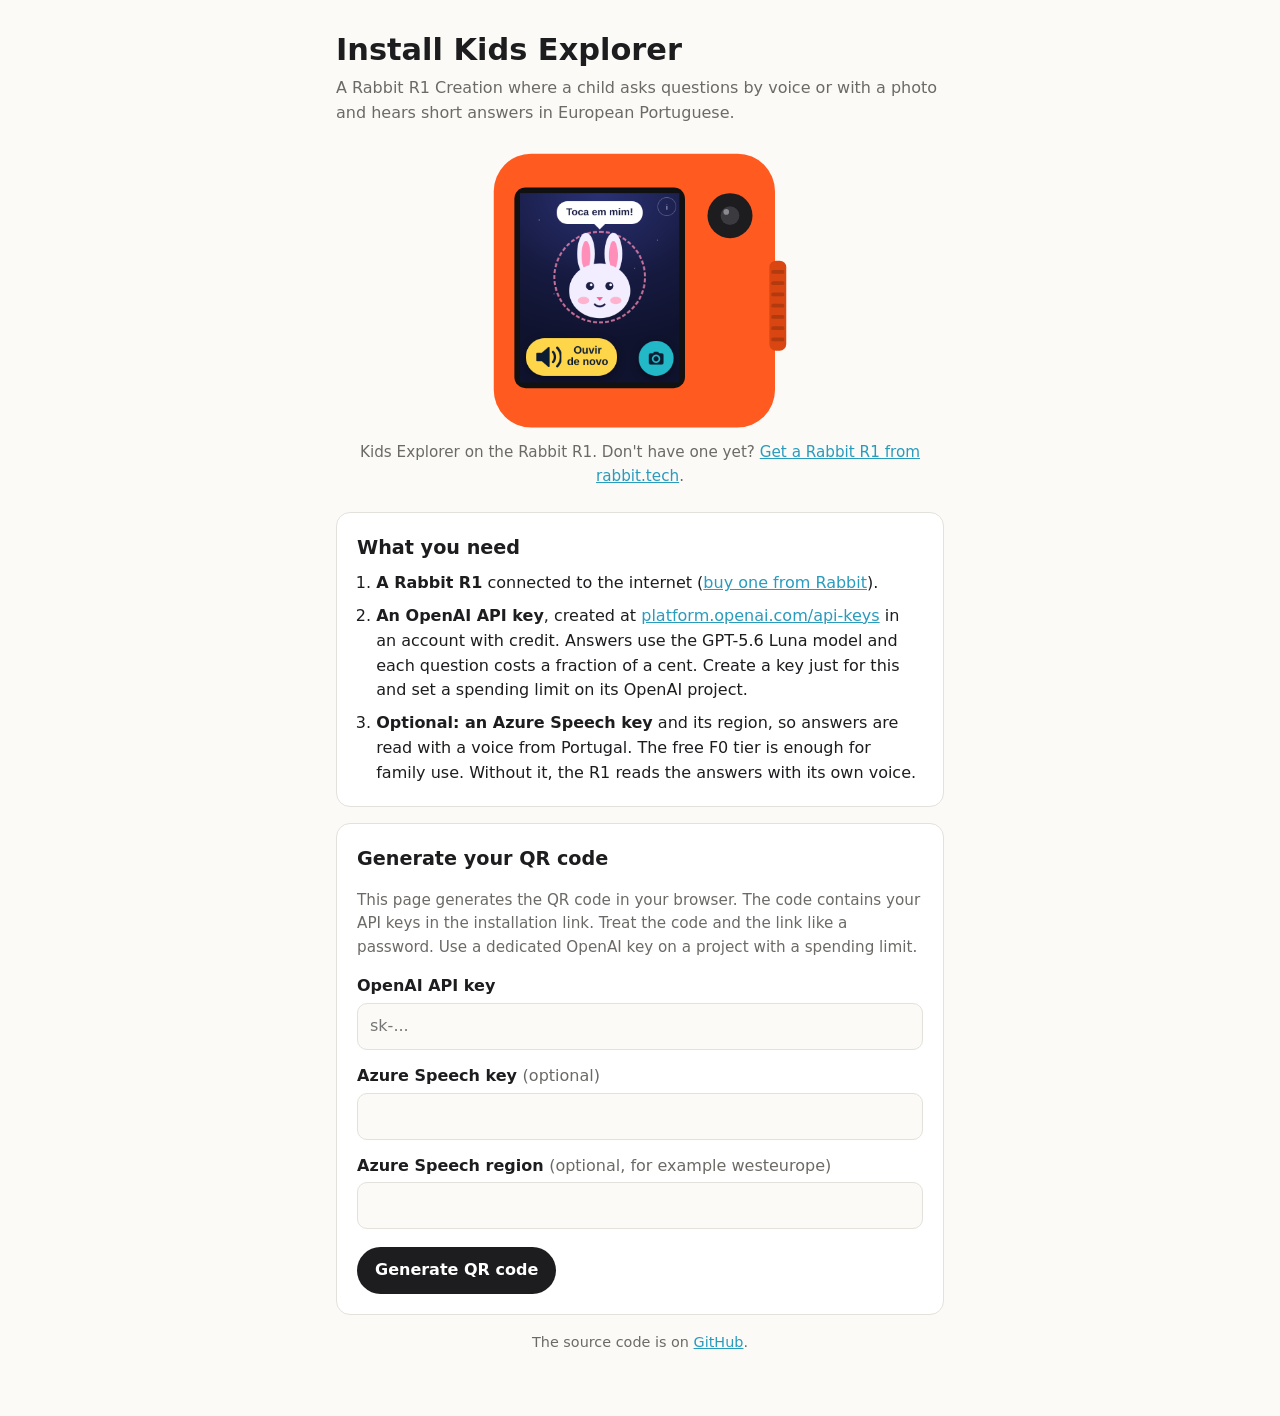
<file: index.html>
<!DOCTYPE html>
<html lang="en">
<head>
<meta charset="UTF-8" />
<meta http-equiv="refresh" content="0; url=install/" />
<title>Kids Explorer</title>
</head>
<body>
<a href="install/">Install Kids Explorer on the Rabbit R1</a>
</body>
</html>
</file>
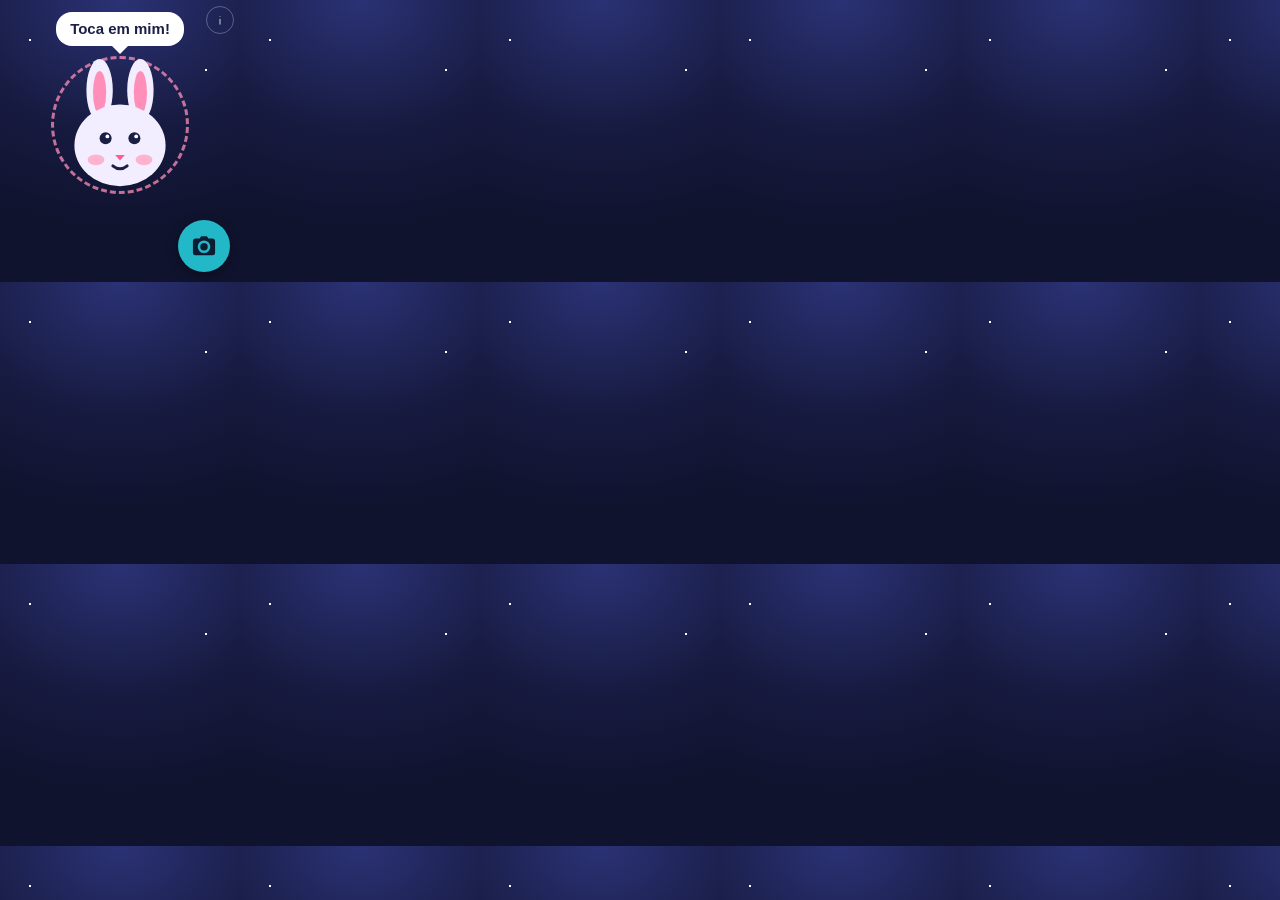
<file: app/index.html>
<!DOCTYPE html>
<html lang="pt-PT">
<head>
  <meta charset="UTF-8" />
  <meta name="viewport" content="width=240, initial-scale=1.0, maximum-scale=1.0, user-scalable=no" />
  <title>Explorador Curioso</title>
  <style>
    /* The rabbit is the voice button. Each state of #app[data-state] changes
       its face, the glow behind it and the bubble above it, so a child who
       cannot read still sees what is happening. */
    :root {
      --night: #161A3F;
      --ink: #1B1F45;
      --fur: #F3EEFF;
      --pink: #FF5A92;
      --teal: #22B8C8;
      --sun: #FFD54A;
      --lilac: #C9C9F5;
    }
    *, *::before, *::after {
      margin: 0; padding: 0;
      box-sizing: border-box;
      -webkit-tap-highlight-color: transparent;
      user-select: none;
      -webkit-user-select: none;
    }
    html, body {
      width: 240px; height: 282px;
      overflow: hidden;
      font-family: 'Nunito', 'Arial Rounded MT Bold', Roboto, Arial, sans-serif;
      color: #fff;
    }
    body {
      background:
        radial-gradient(1.5px 1.5px at 30px 40px, #fff 50%, transparent 51%),
        radial-gradient(1.5px 1.5px at 206px 70px, #fff 50%, transparent 51%),
        radial-gradient(1px 1px at 172px 112px, #fff 50%, transparent 51%),
        radial-gradient(1px 1px at 52px 150px, #cfd3ff 50%, transparent 51%),
        radial-gradient(1px 1px at 20px 230px, #cfd3ff 50%, transparent 51%),
        radial-gradient(120% 80% at 50% 0%, #2B3275 0%, var(--night) 60%, #10132E 100%);
    }
    [hidden] { display: none !important; }
    button { font: inherit; color: inherit; touch-action: manipulation; cursor: pointer; }

    /* ─── Main screen ───────────────────────────────── */
    #app {
      position: relative;
      display: flex;
      flex-direction: column;
      align-items: center;
      width: 240px; height: 282px;
      padding: 12px 10px 10px;
    }
    #about-btn {
      position: absolute;
      top: 6px; right: 6px;
      width: 28px; height: 28px;
      display: grid; place-items: center;
      border: 1.5px solid rgba(255,255,255,0.28);
      border-radius: 50%;
      background: transparent;
      color: rgba(255,255,255,0.55);
    }
    #about-btn svg { width: 14px; height: 14px; }
    #about-btn:disabled { opacity: 0.3; }

    #bubble {
      position: relative;
      max-width: 168px;
      min-height: 34px;
      padding: 7px 14px;
      border-radius: 16px;
      background: #fff;
      color: var(--ink);
      font-size: 15px;
      font-weight: 800;
      line-height: 1.3;
      text-align: center;
    }
    #bubble::after {
      content: "";
      position: absolute;
      left: 50%; bottom: -8px;
      margin-left: -8px;
      border: 8px solid transparent;
      border-top-color: #fff;
      border-bottom: 0;
    }
    #app[data-state="thinking"] #voice-label::after {
      content: "";
      display: inline-block;
      width: 1.2em;
      text-align: left;
      animation: dots 1.2s steps(4) infinite;
    }

    #voice-btn {
      position: relative;
      flex-shrink: 0;
      width: 150px; height: 150px;
      margin-top: 4px;
      display: grid; place-items: center;
      border: none;
      border-radius: 50%;
      background: transparent;
    }
    #voice-btn::before {
      content: "";
      position: absolute;
      inset: 6px;
      border-radius: 50%;
      border: 3px dashed rgba(255,143,184,0.75);
    }
    #voice-btn:active .bunny { transform: scale(0.94); }
    #voice-btn:disabled { cursor: wait; }
    .bunny { position: relative; width: 120px; height: 132px; transition: transform 0.1s; }

    #status {
      flex: 1;
      display: flex;
      align-items: center;
      justify-content: center;
      width: 100%;
      padding: 0 52px;
      font-size: 12px;
      font-weight: 700;
      line-height: 1.35;
      text-align: center;
      color: var(--lilac);
    }
    #camera-btn {
      position: absolute;
      right: 10px; bottom: 10px;
      width: 52px; height: 52px;
      display: grid; place-items: center;
      border: none;
      border-radius: 50%;
      background: var(--teal);
      color: #0C1D33;
      box-shadow: 0 4px 12px rgba(0,0,0,0.35);
    }
    #camera-btn svg { width: 28px; height: 28px; }
    #camera-btn:disabled { opacity: 0.35; }
    /* A large speaker and a short label make replay easy to find. */
    #replay-btn {
      position: absolute;
      left: 10px; bottom: 10px;
      width: 136px; height: 56px;
      display: flex; align-items: center; justify-content: center;
      gap: 8px;
      padding: 8px 10px;
      border: none;
      border-radius: 28px;
      background: var(--sun);
      color: #0C1D33;
      box-shadow: 0 4px 12px rgba(0,0,0,0.35);
      font-size: 16px;
      font-weight: 800;
      line-height: 1.05;
    }
    #replay-btn svg { width: 40px; height: 40px; flex-shrink: 0; }

    /* ─── Rabbit faces per state ────────────────────── */
    .face { display: none; }
    #app[data-state="idle"] .face-happy,
    #app[data-state="starting"] .face-listen,
    #app[data-state="listening"] .face-listen,
    #app[data-state="thinking"] .face-think,
    #app[data-state="speaking"] .face-speak,
    #app[data-state="error"] .face-oops,
    #app[data-state="unavailable"] .face-oops { display: inline; }

    #app[data-state="starting"] #voice-btn::before,
    #app[data-state="listening"] #voice-btn::before {
      inset: -4px;
      border: 0;
      background: radial-gradient(circle, rgba(255,90,146,0.55) 0%, rgba(255,90,146,0) 70%);
      animation: breathe 0.8s ease-in-out infinite alternate;
    }
    #app[data-state="listening"] .ears { animation: perk 0.8s ease-in-out infinite alternate; transform-origin: 50px 52px; }
    #app[data-state="thinking"] #voice-btn::before { border-color: rgba(201,201,245,0.35); animation: spin 6s linear infinite; }
    #app[data-state="speaking"] #voice-btn::before {
      inset: -4px;
      border: 0;
      background: radial-gradient(circle, rgba(255,213,74,0.5) 0%, rgba(255,213,74,0) 70%);
      animation: breathe 0.5s ease-in-out infinite alternate;
    }
    #app[data-state="speaking"] .mouth-open { animation: talk 0.32s ease-in-out infinite alternate; transform-origin: 50px 91px; }
    #app[data-state="error"] #voice-btn::before,
    #app[data-state="unavailable"] #voice-btn::before { border: 3px solid var(--sun); }

    #voice-btn:focus-visible, #camera-btn:focus-visible, #about-btn:focus-visible,
    #about-close:focus-visible, #camera-actions button:focus-visible, #replay-btn:focus-visible,
    #about-panel button:focus-visible, #history-panel button:focus-visible {
      outline: 3px solid var(--sun);
      outline-offset: 2px;
    }

    /* ─── About (for adults) ────────────────────────── */
    #about-panel {
      display: flex;
      flex-direction: column;
      align-items: center;
      justify-content: center;
      width: 240px; height: 282px;
      overflow-y: auto;
      padding: 12px 16px;
      gap: 6px;
      color: var(--fur);
      text-align: center;
    }
    #about-title { font-size: 16px; }
    #about-name { font-size: 13px; font-weight: bold; }
    #about-version { font-size: 16px; font-weight: bold; color: var(--sun); }
    #about-published { font-size: 12px; line-height: 1.5; color: var(--lilac); }
    #about-creator { font-size: 12px; line-height: 1.4; color: var(--lilac); }
    #about-creator a {
      display: inline-flex;
      align-items: center;
      min-height: 24px;
      padding: 2px;
      color: #fff;
      font-weight: bold;
      text-underline-offset: 3px;
      touch-action: manipulation;
    }
    #about-creator a:focus-visible { outline: 2px solid var(--sun); outline-offset: 2px; }
    /* Adult settings: the child's age, sent with every question. */
    #age-row {
      display: flex;
      align-items: center;
      gap: 8px;
      font-size: 13px;
      font-weight: bold;
    }
    #age-row button {
      width: 30px; height: 30px;
      border: 1.5px solid rgba(255,255,255,0.4);
      border-radius: 50%;
      background: transparent;
      font-size: 18px;
      font-weight: bold;
      line-height: 1;
    }
    #age-row button:disabled { opacity: 0.3; }
    #age-value { min-width: 54px; color: var(--sun); }
    .panel-btn {
      width: 176px; height: 32px;
      border: 1.5px solid rgba(255,255,255,0.4);
      border-radius: 16px;
      background: transparent;
      font-size: 13px;
      font-weight: bold;
    }
    #about-close {
      display: inline-flex;
      align-items: center;
      justify-content: center;
      gap: 8px;
      width: 176px; height: 40px;
      margin-top: 2px;
      border: none;
      border-radius: 22px;
      background: var(--pink);
      color: #fff;
      font-size: 14px;
      font-weight: bold;
    }
    #about-close svg { width: 22px; height: 22px; }

    /* ─── History (for adults, behind "i") ─────────── */
    #history-panel {
      display: flex;
      flex-direction: column;
      width: 240px; height: 282px;
      padding: 10px 12px;
      gap: 6px;
      color: var(--fur);
    }
    #history-title { font-size: 16px; text-align: center; }
    #history-list {
      flex: 1;
      overflow-y: auto;
      list-style: none;
      font-size: 12px;
      line-height: 1.35;
      user-select: text;
      -webkit-user-select: text;
    }
    #history-list li { padding: 6px 0; border-bottom: 1px solid rgba(255,255,255,0.15); }
    #history-list .when { color: var(--lilac); font-size: 11px; }
    #history-list .question { font-weight: bold; color: #fff; }
    #history-list .answer { color: var(--fur); }
    #history-empty { flex: 1; font-size: 13px; text-align: center; color: var(--lilac); }
    #history-actions { display: flex; gap: 8px; }
    #history-actions button {
      flex: 1; height: 36px;
      border: none;
      border-radius: 18px;
      font-size: 13px;
      font-weight: bold;
    }
    #history-clear { background: transparent; border: 1.5px solid rgba(255,255,255,0.4) !important; }
    #history-close { background: var(--pink); }

    /* ─── Camera: full-screen preview, rabbit peeking ── */
    #camera-panel {
      position: relative;
      width: 240px; height: 282px;
      overflow: hidden;
      background: #10132E;
    }
    #camera-preview {
      position: absolute; inset: 0;
      width: 240px; height: 282px;
      object-fit: cover;
    }
    #camera-status {
      position: absolute;
      left: 62px; bottom: 92px;
      width: max-content;
      max-width: 150px;
      padding: 5px 10px;
      border-radius: 14px;
      background: #fff;
      color: var(--ink);
      font-size: 13px;
      font-weight: 800;
      line-height: 1.3;
    }
    #camera-status:empty { display: none; }
    #camera-status::after {
      content: "";
      position: absolute;
      left: 14px; bottom: -7px;
      border: 7px solid transparent;
      border-top-color: #fff;
      border-bottom: 0;
    }
    .peek { position: absolute; left: 4px; bottom: -8px; width: 62px; height: 68px; pointer-events: none; }
    #camera-cancel {
      position: absolute;
      top: 10px; left: 10px;
      width: 40px; height: 40px;
      display: grid; place-items: center;
      border: none;
      border-radius: 50%;
      background: rgba(0,0,0,0.5);
      color: #fff;
    }
    #camera-cancel svg { width: 20px; height: 20px; }
    #camera-shoot {
      position: absolute;
      right: 14px; bottom: 14px;
      width: 66px; height: 66px;
      display: grid; place-items: center;
      border: none;
      border-radius: 50%;
      background: #fff;
      color: var(--teal);
      box-shadow: 0 0 0 5px rgba(255,255,255,0.35);
    }
    #camera-shoot svg { width: 32px; height: 32px; }
    #camera-actions button:disabled { opacity: 0.45; }
    .sr-only {
      position: absolute;
      width: 1px; height: 1px;
      overflow: hidden;
      clip: rect(0 0 0 0);
      white-space: nowrap;
    }

    @keyframes breathe { from { transform: scale(0.94); } to { transform: scale(1.06); } }
    @keyframes perk { from { transform: rotate(-2deg); } to { transform: rotate(2deg); } }
    @keyframes talk { from { transform: scaleY(0.45); } to { transform: scaleY(1); } }
    @keyframes spin { to { transform: rotate(360deg); } }
    @keyframes dots {
      0% { content: ""; } 25% { content: "."; } 50% { content: ".."; } 75% { content: "..."; }
    }
    @keyframes flash {
      0%   { opacity: 0; }
      15%  { opacity: 0.85; }
      100% { opacity: 0; }
    }
    .flash {
      position: fixed; inset: 0;
      background: #fff;
      pointer-events: none;
      z-index: 98;
      animation: flash 0.35s ease-out forwards;
    }
    @media (prefers-reduced-motion: reduce) {
      #app *, #app *::before, #app *::after { animation: none !important; }
      .bunny { transition: none; }
    }
  </style>
</head>
<body>
<div id="app" data-state="idle">

  <button id="about-btn" type="button" aria-label="Sobre a app" aria-haspopup="dialog">
    <svg viewBox="0 0 24 24" fill="none" stroke="currentColor" stroke-width="2.5" stroke-linecap="round" aria-hidden="true"><circle cx="12" cy="6" r="1" fill="currentColor" stroke="none"/><path d="M12 11v8"/></svg>
  </button>

  <div id="bubble" aria-hidden="true"><span id="voice-label">Toca em mim!</span></div>

  <button id="voice-btn" type="button" aria-label="Começar a gravar a pergunta" aria-pressed="false">
    <svg class="bunny" viewBox="0 0 100 110" aria-hidden="true">
      <g class="ears">
        <ellipse cx="33" cy="26" rx="11" ry="26" fill="#F3EEFF"/><ellipse cx="33" cy="28" rx="5.5" ry="18" fill="#FF8FB8"/>
        <ellipse cx="67" cy="26" rx="11" ry="26" fill="#F3EEFF"/><ellipse cx="67" cy="28" rx="5.5" ry="18" fill="#FF8FB8"/>
      </g>
      <ellipse cx="50" cy="72" rx="38" ry="34" fill="#F3EEFF"/>
      <ellipse cx="30" cy="84" rx="7" ry="4.5" fill="#FFB3CF"/><ellipse cx="70" cy="84" rx="7" ry="4.5" fill="#FFB3CF"/>
      <path d="M46 80h8l-4 4.5z" fill="#FF5A92"/>
      <g class="face face-happy">
        <circle cx="38" cy="66" r="5" fill="#1B1F45"/><circle cx="62" cy="66" r="5" fill="#1B1F45"/>
        <circle cx="39.5" cy="64.5" r="1.6" fill="#fff"/><circle cx="63.5" cy="64.5" r="1.6" fill="#fff"/>
        <path d="M44 89q6 5 12 0" fill="none" stroke="#1B1F45" stroke-width="2.4" stroke-linecap="round"/>
      </g>
      <g class="face face-listen">
        <circle cx="38" cy="66" r="6.5" fill="#1B1F45"/><circle cx="62" cy="66" r="6.5" fill="#1B1F45"/>
        <circle cx="40" cy="63.5" r="2" fill="#fff"/><circle cx="64" cy="63.5" r="2" fill="#fff"/>
        <ellipse cx="50" cy="91" rx="3.5" ry="3" fill="#1B1F45"/>
      </g>
      <g class="face face-think">
        <circle cx="41" cy="63" r="5" fill="#1B1F45"/><circle cx="65" cy="63" r="5" fill="#1B1F45"/>
        <circle cx="43" cy="61" r="1.6" fill="#fff"/><circle cx="67" cy="61" r="1.6" fill="#fff"/>
        <path d="M46 90h8" fill="none" stroke="#1B1F45" stroke-width="2.4" stroke-linecap="round"/>
      </g>
      <g class="face face-speak">
        <path d="M32 66q6-6 12 0M56 66q6-6 12 0" fill="none" stroke="#1B1F45" stroke-width="3" stroke-linecap="round"/>
        <g class="mouth-open"><ellipse cx="50" cy="91" rx="7" ry="6" fill="#1B1F45"/><ellipse cx="50" cy="94" rx="4" ry="2.4" fill="#FF5A92"/></g>
      </g>
      <g class="face face-oops">
        <circle cx="38" cy="67" r="5" fill="#1B1F45"/><circle cx="62" cy="67" r="5" fill="#1B1F45"/>
        <path d="M31 60l9-4M69 60l-9-4" fill="none" stroke="#1B1F45" stroke-width="2.4" stroke-linecap="round"/>
        <path d="M44 92q6-5 12 0" fill="none" stroke="#1B1F45" stroke-width="2.4" stroke-linecap="round"/>
      </g>
    </svg>
  </button>

  <div id="status" role="status" aria-live="polite"></div>

  <button id="replay-btn" type="button" aria-label="Ouvir de novo a última resposta" hidden>
    <svg viewBox="0 0 32 32" aria-hidden="true"><path d="M3 12h6l8-7v22l-8-7H3z" fill="currentColor" stroke="currentColor" stroke-width="2" stroke-linejoin="round"/><path d="M22 10a9 9 0 0 1 0 12m5-17a16 16 0 0 1 0 22" fill="none" stroke="currentColor" stroke-width="2.8" stroke-linecap="round"/></svg>
    <span aria-hidden="true">Ouvir<br>de novo</span>
  </button>

  <button id="camera-btn" type="button" aria-label="Tirar uma fotografia">
    <svg viewBox="0 0 24 24" aria-hidden="true"><path d="M8.2 5.5 9.6 3.6h4.8l1.4 1.9H19a2.5 2.5 0 0 1 2.5 2.5v9.5A2.5 2.5 0 0 1 19 20H5a2.5 2.5 0 0 1-2.5-2.5V8A2.5 2.5 0 0 1 5 5.5z" fill="currentColor"/><circle cx="12" cy="12.6" r="4.3" fill="none" stroke="#22B8C8" stroke-width="2.2"/></svg>
  </button>

</div>

<section id="about-panel" hidden role="dialog" aria-modal="true" aria-labelledby="about-title">
  <h1 id="about-title">Sobre</h1>
  <p id="about-name">Explorador Curioso</p>
  <p id="about-version"></p>
  <p id="about-published"></p>
  <p id="about-creator">Created by: <a href="https://whipit.gallivanter.biz/about/" referrerpolicy="no-referrer">João Carreiro</a></p>
  <div id="age-row">
    <button id="age-down" type="button" aria-label="Menos um ano">−</button>
    <span id="age-value" aria-live="polite"></span>
    <button id="age-up" type="button" aria-label="Mais um ano">+</button>
  </div>
  <button id="history-btn" class="panel-btn" type="button">Histórico</button>
  <button id="about-close" type="button" aria-label="Voltar">
    <svg viewBox="0 0 24 24" fill="none" stroke="currentColor" stroke-width="2.5" stroke-linecap="round" stroke-linejoin="round" aria-hidden="true"><path d="m10 5-7 7 7 7M3 12h18"/></svg>
    <span>Voltar</span>
  </button>
</section>

<section id="history-panel" hidden role="dialog" aria-modal="true" aria-labelledby="history-title">
  <h1 id="history-title">Histórico</h1>
  <ol id="history-list"></ol>
  <p id="history-empty" hidden>Ainda não há perguntas.</p>
  <div id="history-actions">
    <button id="history-clear" type="button">Apagar</button>
    <button id="history-close" type="button">Voltar</button>
  </div>
</section>

<section id="camera-panel" hidden aria-label="Câmara">
  <video id="camera-preview" autoplay muted playsinline aria-label="Pré-visualização da câmara"></video>
  <svg class="peek" viewBox="0 0 100 110" aria-hidden="true">
    <ellipse cx="33" cy="26" rx="11" ry="26" fill="#F3EEFF"/><ellipse cx="33" cy="28" rx="5.5" ry="18" fill="#FF8FB8"/>
    <ellipse cx="67" cy="26" rx="11" ry="26" fill="#F3EEFF"/><ellipse cx="67" cy="28" rx="5.5" ry="18" fill="#FF8FB8"/>
    <ellipse cx="50" cy="72" rx="38" ry="34" fill="#F3EEFF"/>
    <circle cx="38" cy="66" r="6" fill="#1B1F45"/><circle cx="62" cy="66" r="6" fill="#1B1F45"/>
    <path d="M46 80h8l-4 4.5z" fill="#FF5A92"/>
  </svg>
  <p id="camera-status" role="status" aria-live="polite">A abrir a câmara...</p>
  <div id="camera-actions">
    <button id="camera-cancel" type="button" aria-label="Cancelar fotografia">
      <svg viewBox="0 0 32 32" fill="none" stroke="currentColor" stroke-width="3.5" stroke-linecap="round" aria-hidden="true"><path d="m8 8 16 16M24 8 8 24"/></svg>
      <span class="sr-only">Cancelar</span>
    </button>
    <button id="camera-shoot" type="button" aria-label="Tirar fotografia agora" disabled>
      <svg viewBox="0 0 24 24" aria-hidden="true"><path d="M8.2 5.5 9.6 3.6h4.8l1.4 1.9H19a2.5 2.5 0 0 1 2.5 2.5v9.5A2.5 2.5 0 0 1 19 20H5a2.5 2.5 0 0 1-2.5-2.5V8A2.5 2.5 0 0 1 5 5.5z" fill="currentColor"/><circle cx="12" cy="12.6" r="4.3" fill="none" stroke="#fff" stroke-width="2.2"/></svg>
      <span class="sr-only">FOTO</span>
    </button>
  </div>
</section>

<!-- File-picker fallback for browsers without live camera capture. -->
<input type="file" id="cam-input" accept="image/*" capture="environment" style="display:none" />

<!-- The prompt and answer rules, shared with the backend (window.KidsContract). -->
<script src="child-contract.js"></script>
<script>
'use strict';

// Identifies the actual loaded page, independently of the installation URL.
// Update both values whenever publishing a new Creation release.
const APP_RELEASE = Object.freeze({
  version: '2026.11.06.2',
  published: '6 de novembro de 2026',
});

// ─── Two ways to answer ───────────────────────────────────────────────────────
// 1. A private backend (installation QR with #device=<token>). The client is
//    thin: no provider keys, no model choice — capture, upload and speak.
//    Which AI providers answer is backend configuration.
// 2. The family's own keys (installation QR with #openai=<key>, optionally
//    &azure=<key>&region=<region>), made by the install page. No backend is
//    involved: this page asks OpenAI directly with the shared prompt from
//    child-contract.js and, with an Azure key, renders the Portugal voice.
//    The keys stay on this device and are only sent to OpenAI and Azure.
//
// Backend contract:
//
//   POST {BACKEND_URL}/api/ask      multipart/form-data
//     audio    — recorded voice clip, plus duration (its length in seconds)
//     image    — captured photo
//     question — optional short text accompanying an image
//
//   200        → { "topic": string, "answer": string, "followups": string[],
//                  "audio"?: { "mimeType": "audio/mpeg", "base64": string } }
//   4xx / 5xx  → { "error": { "code": string, "message": string } }
//
// Voice and photo share this single query operation. Set BACKEND_URL to the
// base URL of the private backend when this page is hosted on another origin
// (allow that origin explicitly in the backend). Only the device credential
// belongs here; AI provider credentials always remain on the server.
// Leave it empty only when this page is served from the same origin as the
// backend, e.g. behind one reverse proxy.
const BACKEND_URL = '';
const QUERY_PATH = '/api/ask';
const DEVICE_TOKEN_STORAGE_KEY = 'kids-explorer-device-token';
const DEVICE_TOKEN_PATTERN = /^[A-Za-z0-9_-]{32,256}$/;
const OWN_KEYS_STORAGE_KEY = 'kids-explorer-own-keys';
const OPENAI_KEY_PATTERN = /^sk-[A-Za-z0-9_-]{20,300}$/;
const AZURE_KEY_PATTERN = /^[A-Za-z0-9]{32,128}$/;
const AZURE_REGION_PATTERN = /^[a-z0-9]{2,40}$/;
let deviceToken = '';
let ownKeys = null;
let deviceTokenLoaded = false;
const deviceTokenReady = loadCredentials().then((credentials) => {
  deviceToken = credentials.deviceToken;
  ownKeys = credentials.ownKeys;
  deviceTokenLoaded = true;
});

// The installation QR supplies the credential in the URL fragment, which is
// never sent in HTTP requests. It is kept across launches in the R1's
// hardware-encrypted creation storage. The device token falls back to
// localStorage where that is missing (phone fallback), and to memory without
// either. Provider keys are never written to localStorage: without creation
// storage they live in memory for that visit only. A new QR replaces whatever
// was stored before.
async function loadCredentials() {
  const params = new URLSearchParams(window.location.hash.slice(1));
  const device = params.get('device');
  const supplied = readOwnKeys(params.get('openai'), params.get('azure'), params.get('region'));
  if (supplied || (device && DEVICE_TOKEN_PATTERN.test(device))) {
    try { window.history.replaceState(null, '', window.location.pathname + window.location.search); } catch (_) {}
  }
  if (supplied) {
    await saveOwnKeys(supplied);
    await removeSecret(DEVICE_TOKEN_STORAGE_KEY);
    return { deviceToken: '', ownKeys: supplied };
  }
  if (device && DEVICE_TOKEN_PATTERN.test(device)) {
    await saveDeviceToken(device);
    await removeSecret(OWN_KEYS_STORAGE_KEY);
    return { deviceToken: device, ownKeys: null };
  }
  const storedKeys = await readStoredOwnKeys();
  if (storedKeys) return { deviceToken: '', ownKeys: storedKeys };
  return { deviceToken: await readStoredDeviceToken(), ownKeys: null };
}

// An Azure key without a region (or the reverse) is ignored: answers then
// use the device voice.
function readOwnKeys(openai, azure, region) {
  if (!openai || !OPENAI_KEY_PATTERN.test(openai)) return null;
  const keys = { openai };
  if (azure && AZURE_KEY_PATTERN.test(azure) && region && AZURE_REGION_PATTERN.test(region)) {
    keys.azure = azure;
    keys.region = region;
  }
  return keys;
}

async function saveOwnKeys(keys) {
  const secure = secureStorage();
  if (!secure) return;
  try { await secure.setItem(OWN_KEYS_STORAGE_KEY, btoa(JSON.stringify(keys))); } catch (_) {}
}

async function readStoredOwnKeys() {
  const secure = secureStorage();
  if (!secure) return null;
  try {
    const raw = await secure.getItem(OWN_KEYS_STORAGE_KEY);
    if (!raw) return null;
    const parsed = JSON.parse(atob(raw));
    return readOwnKeys(parsed.openai, parsed.azure, parsed.region);
  } catch (_) {
    return null;
  }
}

async function removeSecret(key) {
  const secure = secureStorage();
  if (secure && typeof secure.removeItem === 'function') {
    try { await secure.removeItem(key); } catch (_) {}
  }
  try { window.localStorage.removeItem(key); } catch (_) {}
}

function secureStorage() {
  const storage = window.creationStorage;
  return storage && storage.secure ? storage.secure : null;
}

async function saveDeviceToken(token) {
  const secure = secureStorage();
  if (secure) {
    try {
      await secure.setItem(DEVICE_TOKEN_STORAGE_KEY, btoa(token)); // creationStorage requires Base64
      try { window.localStorage.removeItem(DEVICE_TOKEN_STORAGE_KEY); } catch (_) {}
      return;
    } catch (_) {}
  }
  try { window.localStorage.setItem(DEVICE_TOKEN_STORAGE_KEY, token); } catch (_) {}
}

async function readStoredDeviceToken() {
  const secure = secureStorage();
  if (secure) {
    try {
      const raw = await secure.getItem(DEVICE_TOKEN_STORAGE_KEY);
      const token = raw ? atob(raw) : '';
      if (DEVICE_TOKEN_PATTERN.test(token)) return token;
    } catch (_) {}
  }
  let token = '';
  try { token = window.localStorage.getItem(DEVICE_TOKEN_STORAGE_KEY) || ''; } catch (_) {}
  if (!DEVICE_TOKEN_PATTERN.test(token)) return '';
  if (secure) await saveDeviceToken(token); // move an older plaintext copy into secure storage
  return token;
}

// Synchronous so capture still starts inside the user gesture; the token
// finishes loading at startup, long before the first press.
function hasDeviceAccess() {
  if (deviceToken || ownKeys) return true;
  fail(deviceTokenLoaded
    ? 'Pede a um adulto para instalar o Explorador com o QR novo.'
    : 'Um momento... tenta outra vez!', deviceTokenLoaded);
  return false;
}

// ─── Capture and request limits (mirrored by the backend) ────────────────────
const MAX_RECORD_MS = 15000;
// A question stops by itself just before 15 s; the backend accepts longer clips.
const AUTO_STOP_MS = MAX_RECORD_MS - 500;
const MIN_RECORD_MS = 300;
const MICROPHONE_TIMEOUT_MS = 10000;
const CAMERA_TIMEOUT_MS = 10000;
const NATIVE_TRANSCRIPT_TIMEOUT_MS = 15000;
const MAX_IMAGE_BYTES = 8 * 1024 * 1024;
// Photos are re-encoded to a JPEG no larger than this on the longest side:
// small uploads are faster and fit every vision provider's image limits.
const PHOTO_MAX_SIDE = 1024;
const PHOTO_JPEG_QUALITY = 0.82;
// What the backend accepts when a photo cannot be re-encoded here.
const UPLOADABLE_IMAGE_TYPES = ['image/jpeg', 'image/png', 'image/webp', 'image/gif'];
const REQUEST_TIMEOUT_MS = 60000;

// ─── Conversation, history and adult settings ─────────────────────────────────
// The last few turns travel with each question so «sim» or «e porquê?» make
// sense. A pause longer than CONVERSATION_MS starts a new conversation.
const CONVERSATION_MS = 5 * 60 * 1000;
const MAX_CONTEXT_TURNS = 6;
// What the adult sees under "i" > Histórico, newest first, kept on the device.
const MAX_HISTORY = 30;
const HISTORY_STORAGE_KEY = 'kids-explorer-history';
const PREFERENCES_WAIT_MS = 1500;
const AGE_STORAGE_KEY = 'kids-explorer-age';
const DEFAULT_AGE = 5;
const MIN_AGE = 3;
const MAX_AGE = 12;
// One error phrase in the Portugal voice, rendered by the backend.
const OOPS_AUDIO_PATH = '/oops.mp3';

// ─── State ────────────────────────────────────────────────────────────────────
let isBusy = false;
let isRecording = false;
let isStartingVoice = false;
let stopRequested = false;
let recorder = null;
let mediaStream = null;
let recordChunks = [];
let recordStartedAt = 0;
let recordTimer = null;
let captureGeneration = 0;
let speechGeneration = 0;
let nativeCapture = null;
let nativeResultTimer = null;
let cameraStream = null;
let cameraGeneration = 0;
let cameraTimer = null;
let isCameraOpen = false;
let queryGeneration = 0;
let activeQuery = null;
let conversation = [];
let lastTurnAt = 0;
let lastAnswer = null;
let childAge = DEFAULT_AGE;
let history = [];
let isHistoryOpen = false;
// Until the saved settings and history are loaded, nothing is written back:
// loadPreferences merges what changed meanwhile and saves the result once.
let preferencesLoaded = false;
let ageChangedBeforeLoad = false;
let historyClearedBeforeLoad = false;
let preferencesLoading = null;
let clearArmedTimer = null;

// ─── DOM ──────────────────────────────────────────────────────────────────────
const voiceBtn    = document.getElementById('voice-btn');
const cameraBtn   = document.getElementById('camera-btn');
const camInput    = document.getElementById('cam-input');
const appEl       = document.getElementById('app');
const voiceLabel  = document.getElementById('voice-label');
const statusEl    = document.getElementById('status');
const aboutBtn    = document.getElementById('about-btn');
const aboutPanel  = document.getElementById('about-panel');
const aboutClose  = document.getElementById('about-close');
const cameraPanel = document.getElementById('camera-panel');
const cameraVideo = document.getElementById('camera-preview');
const cameraStatus = document.getElementById('camera-status');
const cameraCancel = document.getElementById('camera-cancel');
const cameraShoot = document.getElementById('camera-shoot');
const replayBtn   = document.getElementById('replay-btn');
const ageDown     = document.getElementById('age-down');
const ageUp       = document.getElementById('age-up');
const ageValue    = document.getElementById('age-value');
const historyBtn  = document.getElementById('history-btn');
const historyPanel = document.getElementById('history-panel');
const historyList = document.getElementById('history-list');
const historyEmpty = document.getElementById('history-empty');
const historyClear = document.getElementById('history-clear');
const historyClose = document.getElementById('history-close');
document.getElementById('about-version').textContent = 'v' + APP_RELEASE.version;
document.getElementById('about-published').textContent = 'Publicado em ' + APP_RELEASE.published;
let uiState = 'idle';
let isAboutOpen = false;

// ─── R1 Plugin API ────────────────────────────────────────────────────────────
// Speak through R1-native TTS or, outside the R1, through the browser's speech
// synthesis. wantsR1Response is what makes the R1 use its speaker; useLLM=false
// asks it to read the text as-is instead of sending it to the Rabbit LLM.
function speak(text, onEnd) {
  // Prefer a verified Portugal voice on the device. The Rabbit bridge uses
  // the device's configured voice and does not expose a documented locale flag.
  const portugalVoice = browserPortugalVoice();
  if (portugalVoice) {
    browserSpeak(text, onEnd, portugalVoice);
    return;
  }
  const bridge = typeof PluginMessageHandler !== 'undefined'
    ? PluginMessageHandler : window.PluginMessageHandler;
  if (bridge && typeof bridge.postMessage === 'function') {
    const generation = ++speechGeneration;
    bridge.postMessage(JSON.stringify({
      message: text,
      useLLM: false,
      wantsR1Response: true,
      wantsJournalEntry: false,
    }));
    // The R1 bridge reports no completion; leave "speaking" after an estimate.
    if (onEnd) endSpeechAfter(generation, estimatedSpeechMs(text), onEnd);
  } else {
    browserSpeak(text, onEnd);
  }
}

// A speaking state that never ends keeps the rabbit animating on screen.
// Every speech path therefore finishes within a bounded time.
let speechEndTimer = null;
const AUDIO_PROGRESS_CHECK_MS = 3000;
function estimatedSpeechMs(text) {
  return Math.max(2500, String(text).length * 75);
}

function endSpeechAfter(generation, ms, onEnd) {
  clearTimeout(speechEndTimer);
  speechEndTimer = setTimeout(() => {
    speechEndTimer = null;
    if (generation === speechGeneration && onEnd) onEnd();
  }, ms);
}

function browserPortugalVoice() {
  if (!('speechSynthesis' in window)) return null;
  return window.speechSynthesis.getVoices().find(voice =>
    String(voice.lang || '').replace('_', '-').toLowerCase() === 'pt-pt') || null;
}

function browserSpeak(text, onEnd, portugalVoice = browserPortugalVoice()) {
  if (!('speechSynthesis' in window)) {
    setUI('error', 'Áudio indisponível neste aparelho.');
    return;
  }
  if (!portugalVoice) {
    setUI('error', 'Voz de Portugal indisponível neste aparelho.');
    return;
  }
  const generation = ++speechGeneration;
  const synth = window.speechSynthesis;
  synth.cancel();
  const u = new SpeechSynthesisUtterance(text);
  u.lang = 'pt-PT';
  u.rate = 0.88;
  u.pitch = 1.1;
  u.voice = portugalVoice;
  let ended = false;
  const done = () => {
    if (ended || generation !== speechGeneration) return;
    ended = true;
    clearTimeout(speechEndTimer);
    speechEndTimer = null;
    if (onEnd) onEnd();
  };
  u.onend = done;
  u.onerror = (event) => {
    if (generation === speechGeneration && event.error !== 'interrupted' && event.error !== 'canceled') {
      ended = true;
      clearTimeout(speechEndTimer);
      speechEndTimer = null;
      setUI('error', 'Não consegui falar. Tenta de novo.');
    }
  };
  synth.speak(u);
  // Chrome can drop a long utterance without firing "end" or "error".
  clearTimeout(speechEndTimer);
  speechEndTimer = setTimeout(done, estimatedSpeechMs(text) + 4000);
}

// When the backend rendered the answer with a Portugal voice, play that
// audio; if this WebView cannot play it, speak the same text with the device.
let answerPlayer = null;
function speakAnswer(text, audio, onEnd) {
  playVoice(text, audio ? 'data:' + audio.mimeType + ';base64,' + audio.base64 : null, onEnd);
}

// Plays recorded speech from `src`, falling back to the device voice for `text`.
function playVoice(text, src, onEnd) {
  const AudioPlayer = typeof Audio === 'function' ? Audio : window.Audio;
  if (!src || typeof AudioPlayer !== 'function') {
    speak(text, onEnd);
    return;
  }
  const generation = ++speechGeneration;
  let settled = false;
  let player = null;
  let playing = false;
  const fallback = () => {
    if (settled || generation !== speechGeneration) return;
    settled = true;
    clearTimeout(speechEndTimer);
    speechEndTimer = null;
    answerPlayer = null;
    if (player) { try { player.pause(); } catch (_) {} }
    speak(text, onEnd);
  };
  try {
    player = new AudioPlayer(src);
    answerPlayer = player;
    const finish = () => {
      if (settled || generation !== speechGeneration) return;
      settled = true;
      clearTimeout(speechEndTimer);
      speechEndTimer = null;
      answerPlayer = null;
      if (onEnd) onEnd();
    };
    player.onended = finish;
    // Some WebViews never fire "ended" for data: audio; do not stay "speaking".
    // Audio that never started (a stalled download) is spoken by the device.
    // A long answer still playing past the estimate keeps going while its
    // position moves; otherwise it is stopped before the rabbit goes idle, so
    // no audio is left playing that a tap can no longer stop.
    let position = -1;
    const watchdog = () => {
      if (settled || generation !== speechGeneration) return;
      if (!playing) { fallback(); return; }
      if (!player.paused && !player.ended && player.currentTime > position) {
        position = player.currentTime;
        speechEndTimer = setTimeout(watchdog, AUDIO_PROGRESS_CHECK_MS);
        return;
      }
      try { player.pause(); } catch (_) {}
      finish();
    };
    speechEndTimer = setTimeout(watchdog, estimatedSpeechMs(text) + 4000);
    player.onerror = fallback;
    const started = player.play();
    if (started && typeof started.then === 'function') started.then(() => { playing = true; }, fallback);
    else playing = true;
  } catch (_) {
    fallback();
  }
}

function stopSpeaking() {
  speechGeneration++;
  clearTimeout(speechEndTimer);
  speechEndTimer = null;
  if (answerPlayer) {
    try { answerPlayer.pause(); } catch (_) {}
    answerPlayer = null;
  }
  if ('speechSynthesis' in window) window.speechSynthesis.cancel();
}

// ─── Backend query (single operation for voice and photo) ─────────────────────
function backendUrl(path) {
  const base = BACKEND_URL ? BACKEND_URL.replace(/\/+$/, '') : '';
  return base + path;
}

async function runQuery(parts) {
  if (!hasDeviceAccess()) return;
  // A newer query or leaving the page makes this one's late result irrelevant.
  const generation = ++queryGeneration;
  isBusy = true;
  showLoading();
  // The saved age may still be loading on a slow R1; wait for it, briefly.
  if (!preferencesLoaded && preferencesLoading) {
    await Promise.race([preferencesLoading, new Promise(resolve => setTimeout(resolve, PREFERENCES_WAIT_MS))]);
    if (generation !== queryGeneration) return;
  }
  const context = recentConversation();
  const controller = new AbortController();
  activeQuery = controller;
  const timer = setTimeout(() => controller.abort(), REQUEST_TIMEOUT_MS);

  try {
    const result = ownKeys
      ? await askOpenAI(parts, context, controller.signal)
      : await askBackend(parts, context, controller.signal);
    if (generation !== queryGeneration) return;

    if (!result.ok) {
      const adultHelp = ['provider_billing_inactive', 'provider_quota_exceeded',
        'provider_auth_missing', 'provider_auth_rejected', 'device_auth_required',
        'device_transcription_required', 'daily_limit_reached'].includes(result.data?.error?.code);
      fail(serverErrorMessage(result.data) || 'Não consegui responder. Tenta outra vez!', adultHelp);
      return;
    }

    const parsed = parseResponse(result.data);
    if (!parsed) {
      fail('O servidor respondeu mal. Tenta outra vez!');
      return;
    }
    renderResponse(parsed, parsed.question || parts.question);
  } catch (err) {
    if (generation !== queryGeneration) return;
    if (err && err.name === 'AbortError') {
      fail('O servidor está demorado. Tenta outra vez!');
    } else {
      fail('Não consegui falar com o servidor. Tenta outra vez!');
    }
  } finally {
    clearTimeout(timer);
    if (activeQuery === controller) activeQuery = null;
  }
}

async function askBackend(parts, context, signal) {
  const body = new FormData();
  body.append('age', String(childAge));
  if (context.length) body.append('context', JSON.stringify(context));
  if (parts.audioBlob) {
    body.append('duration', String(parts.durationSeconds));
    body.append('audio', parts.audioBlob, parts.audioName);
  }
  if (parts.imageBlob) body.append('image', parts.imageBlob, parts.imageName);
  if (parts.question) body.append('question', parts.question);

  const res = await fetch(backendUrl(QUERY_PATH), {
    method: 'POST',
    headers: { authorization: 'Bearer ' + deviceToken },
    body,
    signal,
  });
  let data = null;
  try { data = await res.json(); } catch (_) { data = null; }
  return { ok: res.ok, data };
}

// ─── The family's own keys: OpenAI answers, optional Azure voice ──────────────
// Mirrors the backend pipeline (voice -> transcript -> answer -> speech) so a
// QR from the install page needs no server at all.
const OPENAI_BASE_URL = 'https://api.openai.com/v1';
const OPENAI_ANSWER_MODEL = 'gpt-5.6-luna';
const OPENAI_TRANSCRIBE_MODEL = 'gpt-4o-mini-transcribe';
const AZURE_VOICE = 'pt-PT-RaquelNeural';
const AZURE_RATE = '-10%';
const AZURE_SPEECH_TIMEOUT_MS = 8000;

const OWN_KEY_ERRORS = {
  provider_auth_rejected: 'A chave da OpenAI foi recusada. Um adulto tem de criar um QR novo.',
  provider_quota_exceeded: 'A conta da OpenAI não tem saldo ou chegou ao limite. Um adulto tem de a verificar.',
  understand_failed: 'Não consegui responder. Tenta outra vez!',
  transcription_empty: 'Não percebi a pergunta. Tenta outra vez!',
};

function ownKeyError(code) {
  return { ok: false, data: { error: { code, message: OWN_KEY_ERRORS[code] } } };
}

// 401/403: wrong or revoked key. 429: no credit or rate limited; both need
// an adult. Anything else is worth a retry.
function openAIErrorCode(status) {
  if (status === 401 || status === 403) return 'provider_auth_rejected';
  if (status === 429) return 'provider_quota_exceeded';
  return 'understand_failed';
}

async function askOpenAI(parts, context, signal) {
  const Contract = window.KidsContract;
  if (!Contract) return ownKeyError('understand_failed');
  const headers = { authorization: 'Bearer ' + ownKeys.openai };

  // The backend's question limit, so a long native transcript is cut at a
  // word as it would be there, and history and context get the same text.
  const maxQuestion = Contract.DEFAULT_LIMITS.maxQuestionChars;
  let question = Contract.truncateSpoken(parts.question || '', maxQuestion);
  if (parts.audioBlob) {
    const form = new FormData();
    form.append('file', parts.audioBlob, parts.audioName);
    form.append('model', OPENAI_TRANSCRIBE_MODEL);
    form.append('language', 'pt');
    const res = await fetch(OPENAI_BASE_URL + '/audio/transcriptions', { method: 'POST', headers, body: form, signal });
    if (!res.ok) return ownKeyError(openAIErrorCode(res.status));
    const data = await res.json().catch(() => null);
    question = data && typeof data.text === 'string' ? data.text.trim() : '';
    if (!question) return ownKeyError('transcription_empty');
    question = Contract.truncateSpoken(question, maxQuestion);
  }

  const content = [];
  if (parts.imageBlob) content.push({ type: 'input_image', image_url: await blobDataUrl(parts.imageBlob) });
  const text = Contract.withConversation(question || null, context);
  if (text) content.push({ type: 'input_text', text });

  const res = await fetch(OPENAI_BASE_URL + '/responses', {
    method: 'POST',
    headers: { ...headers, 'content-type': 'application/json' },
    body: JSON.stringify({
      model: OPENAI_ANSWER_MODEL,
      instructions: Contract.childInstructions(childAge),
      input: [{ role: 'user', content }],
      reasoning: { effort: 'low' },
      store: false,
    }),
    signal,
  });
  if (!res.ok) return ownKeyError(openAIErrorCode(res.status));
  const child = Contract.parseChildResponse(responsesText(await res.json().catch(() => null)));
  if (!child) return { ok: true, data: null }; // reported as a bad answer
  const audio = ownKeys.azure ? await azureSpeech(Contract.spokenText(child), signal) : null;
  return { ok: true, data: { ...child, ...(audio ? { audio } : {}), question } };
}

function responsesText(data) {
  if (!data) return '';
  if (typeof data.output_text === 'string') return data.output_text;
  const texts = [];
  for (const item of Array.isArray(data.output) ? data.output : []) {
    for (const part of Array.isArray(item && item.content) ? item.content : []) {
      if (part && part.type === 'output_text' && typeof part.text === 'string') texts.push(part.text);
    }
  }
  return texts.join('\n');
}

function blobDataUrl(blob) {
  return new Promise((resolve, reject) => {
    const reader = new FileReader();
    reader.onload = () => resolve(reader.result);
    reader.onerror = () => reject(reader.error);
    reader.readAsDataURL(blob);
  });
}

// Speech is an enhancement: any failure returns null and the device voice
// reads the answer instead.
async function azureSpeech(text, signal) {
  const controller = new AbortController();
  const abort = () => controller.abort();
  signal.addEventListener('abort', abort);
  const timer = setTimeout(abort, AZURE_SPEECH_TIMEOUT_MS);
  try {
    const escaped = String(text).replace(/[<>&'"]/g, ch => (
      { '<': '&lt;', '>': '&gt;', '&': '&amp;', "'": '&apos;', '"': '&quot;' }[ch]
    ));
    const res = await fetch('https://' + ownKeys.region + '.tts.speech.microsoft.com/cognitiveservices/v1', {
      method: 'POST',
      headers: {
        'ocp-apim-subscription-key': ownKeys.azure,
        'content-type': 'application/ssml+xml',
        'x-microsoft-outputformat': 'audio-24khz-48kbitrate-mono-mp3',
      },
      body: '<speak version="1.0" xmlns="http://www.w3.org/2001/10/synthesis" xml:lang="pt-PT">'
        + '<voice name="' + AZURE_VOICE + '"><prosody rate="' + AZURE_RATE + '">' + escaped + '</prosody></voice></speak>',
      signal: controller.signal,
    });
    if (!res.ok) return null;
    const dataUrl = await blobDataUrl(await res.blob());
    const base64 = String(dataUrl).split(',')[1] || '';
    return base64 ? { mimeType: 'audio/mpeg', base64 } : null;
  } catch (_) {
    return null;
  } finally {
    clearTimeout(timer);
    signal.removeEventListener('abort', abort);
  }
}

// The backend reports failures as { error: { code, message } }; surface its
// child-friendly message when present so the R1 speaks the real reason.
function serverErrorMessage(data) {
  if (!data || typeof data !== 'object') return '';
  const err = data.error;
  if (typeof err === 'string' && err.trim()) return err.trim();
  if (err && typeof err === 'object' && typeof err.message === 'string' && err.message.trim()) {
    return err.message.trim();
  }
  return '';
}

// Enforce the child-response contract client-side: anything that does not
// match {topic, answer, followups} is an explicit failure, never a guess.
function parseResponse(data) {
  if (!data || typeof data !== 'object' || Array.isArray(data)) return null;
  const topic = typeof data.topic === 'string' ? data.topic.trim() : '';
  const answer = typeof data.answer === 'string' ? data.answer.trim() : '';
  if (!topic || !answer) return null;
  const followups = Array.isArray(data.followups)
    ? data.followups
        .filter(f => typeof f === 'string' && f.trim())
        .slice(0, 2)
        .map(f => f.trim())
    : [];
  const audio = data.audio && data.audio.mimeType === 'audio/mpeg'
    && typeof data.audio.base64 === 'string' && /^[A-Za-z0-9+/]+=*$/.test(data.audio.base64)
    ? { mimeType: data.audio.mimeType, base64: data.audio.base64 }
    : null;
  // The transcript of an uploaded voice clip, for history and context.
  const question = typeof data.question === 'string' ? data.question.trim() : '';
  return { topic, answer, followups, audio, question };
}

// The answer, topic and follow-ups never enter the child's screen; both voice
// and photo answers are delivered as audio. Only the adult history under "i"
// shows them, and only while it is open.
function renderResponse({ answer, followups, audio }, question) {
  rememberTurn(question || '', answer, followups, audio);
  isBusy = false;
  setUI('speaking', '');
  speakAnswer(spokenText(answer, followups), audio, () => {
    if (uiState === 'speaking') setUI('idle', '');
  });
}

// The backend speaks the same phrase when it renders the answer audio.
function spokenText(answer, followups) {
  if (!followups.length) return answer;
  return answer + ' Queres saber mais sobre ' + followups.join(' ou sobre ') + '?';
}

function recentConversation() {
  if (Date.now() - lastTurnAt > CONVERSATION_MS) conversation = [];
  return conversation;
}

function rememberTurn(question, answer, followups, audio) {
  const now = Date.now();
  conversation = recentConversation().concat({ question, answer, followups }).slice(-MAX_CONTEXT_TURNS);
  lastTurnAt = now;
  lastAnswer = { text: spokenText(answer, followups), audio };
  history = [{ at: now, question, answer }].concat(history).slice(0, MAX_HISTORY);
  if (preferencesLoaded) saveHistory();
}

// Hear the last answer again, without asking the backend.
function replayAnswer() {
  if (!lastAnswer || isBusy || isRecording || isStartingVoice || isAboutOpen) return;
  stopSpeaking();
  setUI('speaking', '');
  speakAnswer(lastAnswer.text, lastAnswer.audio, () => {
    if (uiState === 'speaking') setUI('idle', '');
  });
}

function updateReplay() {
  const busy = uiState === 'starting' || uiState === 'listening' || uiState === 'thinking';
  replayBtn.hidden = !lastAnswer || busy;
}

// ─── Explicit failure (never pretend understanding succeeded) ─────────────────
// The child hears one recorded phrase in the Portugal voice; messages meant
// for an adult keep their detail and use the device voice.
function fail(message, adultHelp = false) {
  isBusy = false;
  isStartingVoice = false;
  setUI(adultHelp ? 'unavailable' : 'error', adultHelp ? 'Pede ajuda a um adulto.' : '');
  if (adultHelp) speak(message);
  else playVoice(message, ownKeys ? null : backendUrl(OOPS_AUDIO_PATH));
}

// Two short tones that tell a child who cannot read yet that the rabbit is
// listening ("open") or has the question ("send"). Silent where unsupported.
let chimeContext = null;
function chime(kind) {
  try {
    const AudioCtx = window.AudioContext || window.webkitAudioContext;
    if (!AudioCtx) return;
    chimeContext = chimeContext || new AudioCtx();
    const start = chimeContext.currentTime;
    (kind === 'open' ? [660, 990] : [880, 587]).forEach((frequency, i) => {
      const osc = chimeContext.createOscillator();
      const gain = chimeContext.createGain();
      const at = start + i * 0.11;
      osc.type = 'sine';
      osc.frequency.value = frequency;
      gain.gain.setValueAtTime(0.0001, at);
      gain.gain.exponentialRampToValueAtTime(0.25, at + 0.02);
      gain.gain.exponentialRampToValueAtTime(0.0001, at + 0.16);
      osc.connect(gain);
      gain.connect(chimeContext.destination);
      osc.start(at);
      osc.stop(at + 0.18);
    });
  } catch (_) {}
}

// A screen tap starts capture and a second tap sends it. Hardware PTT still
// records while held. One click handler works with touch, mouse and keyboard,
// avoiding duplicate touch/mouse starts and short taps cancelling permission.
function toggleVoice() {
  if (isRecording || isStartingVoice) stopVoice();
  else if (!isBusy) return startVoice();
}

async function startVoice() {
  if (isAboutOpen || isBusy || isRecording) return;
  if (!hasDeviceAccess()) return;
  const generation = ++captureGeneration;
  isBusy = true;
  isStartingVoice = true;
  stopRequested = false;
  stopSpeaking();
  setUI('starting', '');

  // On the R1, claiming CreationVoiceHandler routes PTT speech back into this
  // Creation as a transcript. the backend generates the answer; Rabbit's LLM
  // is never requested. Other browsers keep the audio-upload provider path.
  const voiceBridge = nativeVoiceBridge();
  if (voiceBridge) {
    nativeCapture = { bridge: voiceBridge, generation, stopping: false };
    isStartingVoice = false;
    isRecording = true;
    setUI('listening', 'Toca para enviar.');
    chime('open');
    try {
      recordTimer = setTimeout(stopVoice, AUTO_STOP_MS);
      voiceBridge.postMessage('start');
    } catch (_) {
      cleanupNativeVoice(true);
      fail('Não consegui abrir o microfone. Tenta outra vez!');
    }
    return;
  }

  if (typeof navigator === 'undefined' || !navigator.mediaDevices || !navigator.mediaDevices.getUserMedia ||
      typeof MediaRecorder === 'undefined') {
    fail('Não consigo gravar voz neste aparelho.');
    return;
  }

  try {
    const stream = await acquireMicrophone();
    if (generation !== captureGeneration) {
      stream.getTracks().forEach(track => track.stop());
      return;
    }
    mediaStream = stream;
    isStartingVoice = false;
  } catch (err) {
    if (generation !== captureGeneration) return;
    const denied = err && err.name === 'NotAllowedError';
    fail(denied
      ? 'O microfone precisa de permissão. Pede ajuda a um adulto.'
      : 'Não consegui abrir o microfone. Tenta outra vez!', denied);
    return;
  }

  if (stopRequested) {
    releaseStream();
    isBusy = false;
    setUI('idle', '');
    return;
  }

  recordChunks = [];
  try {
    const mimeType = ['audio/webm;codecs=opus', 'audio/webm', 'audio/mp4', 'audio/ogg;codecs=opus']
      .find(type => typeof MediaRecorder.isTypeSupported === 'function' && MediaRecorder.isTypeSupported(type));
    recorder = mimeType ? new MediaRecorder(mediaStream, { mimeType }) : new MediaRecorder(mediaStream);
  } catch (_) {
    releaseStream();
    fail('Não consigo gravar voz neste aparelho.');
    return;
  }
  recorder.ondataavailable = (e) => {
    if (e.data && e.data.size) recordChunks.push(e.data);
  };
  recorder.onstop = finishRecording;
  recorder.onerror = () => {
    cleanupRecording();
    fail('A gravação falhou. Tenta outra vez!');
  };

  try {
    recorder.start();
  } catch (_) {
    cleanupRecording();
    fail('A gravação falhou. Tenta outra vez!');
    return;
  }
  recordStartedAt = Date.now();
  isRecording = true;
  setUI('listening', 'Toca para enviar.');
  chime('open');
  recordTimer = setTimeout(stopVoice, AUTO_STOP_MS);
}

function stopVoice() {
  stopRequested = true;
  if (nativeCapture) {
    if (nativeCapture.stopping) return;
    nativeCapture.stopping = true;
    isRecording = false;
    clearTimeout(recordTimer);
    recordTimer = null;
    setUI('thinking', '');
    chime('send');
    nativeResultTimer = setTimeout(() => {
      cleanupNativeVoice();
      fail('Não recebi a pergunta. Tenta outra vez!');
    }, NATIVE_TRANSCRIPT_TIMEOUT_MS);
    try { nativeCapture.bridge.postMessage('stop'); } catch (_) {
      cleanupNativeVoice();
      fail('A gravação falhou. Tenta outra vez!');
    }
  } else if (isRecording && recorder && recorder.state !== 'inactive') {
    setUI('thinking', '');
    chime('send');
    try { recorder.stop(); } catch (_) {
      cleanupRecording();
      fail('A gravação falhou. Tenta outra vez!');
    }
  } else if (isStartingVoice) {
    setUI('starting', '');
  }
}

function nativeVoiceBridge() {
  const bridge = typeof CreationVoiceHandler !== 'undefined'
    ? CreationVoiceHandler : window.CreationVoiceHandler;
  return bridge && typeof bridge.postMessage === 'function' ? bridge : null;
}

function cleanupNativeVoice(stop = false) {
  const capture = nativeCapture;
  nativeCapture = null; // clear before stop: a bridge may callback synchronously
  clearTimeout(nativeResultTimer);
  nativeResultTimer = null;
  clearTimeout(recordTimer);
  recordTimer = null;
  isRecording = false;
  isStartingVoice = false;
  if (stop && capture && !capture.stopping) {
    try { capture.bridge.postMessage('stop'); } catch (_) {}
  }
}

window.onPluginMessage = function(data) {
  if (typeof data === 'string') {
    try { data = JSON.parse(data); } catch (_) { return; }
  }
  if (!data || data.type !== 'sttEnded' || !nativeCapture || !nativeCapture.stopping ||
      nativeCapture.generation !== captureGeneration) return;
  cleanupNativeVoice();
  const transcript = typeof data.transcript === 'string' ? data.transcript.trim() : '';
  if (!transcript) {
    fail('Não ouvi bem. Faz a pergunta e tenta outra vez!');
    return;
  }
  // Never display the transcript or send it through PluginMessageHandler.
  // This authenticated text request uses the same child prompt as uploaded audio.
  runQuery({ question: transcript });
};

// A WebView that never resolves microphone permission must not leave the
// button frozen. If permission arrives after the deadline, release the mic.
function acquireMicrophone() {
  return new Promise((resolve, reject) => {
    let settled = false;
    const timer = setTimeout(() => {
      settled = true;
      reject(new Error('Microphone timeout'));
    }, MICROPHONE_TIMEOUT_MS);
    let permission;
    try { permission = navigator.mediaDevices.getUserMedia({ audio: true }); } catch (err) {
      settled = true;
      clearTimeout(timer);
      reject(err);
      return;
    }
    permission.then(stream => {
      if (settled) {
        stream.getTracks().forEach(track => track.stop());
        return;
      }
      settled = true;
      clearTimeout(timer);
      resolve(stream);
    }, err => {
      if (settled) return;
      settled = true;
      clearTimeout(timer);
      reject(err);
    });
  });
}

function finishRecording() {
  const elapsed = Date.now() - recordStartedAt;
  const mimeType = (recorder && recorder.mimeType) || 'audio/webm';
  cleanupRecording();

  if (elapsed < MIN_RECORD_MS) {
    recordChunks = [];
    fail('Não deu tempo de ouvir. Toca no botão, faz a pergunta e toca outra vez para enviar.');
    return;
  }

  const blob = new Blob(recordChunks, { type: mimeType });
  recordChunks = [];
  if (!blob.size) {
    fail('Não ouvi nada. Tenta outra vez!');
    return;
  }

  runQuery(
    {
      audioBlob: blob,
      audioName: 'voice.' + audioExtension(mimeType),
      durationSeconds: elapsed / 1000,
    }
  );
}

function cleanupRecording() {
  clearTimeout(recordTimer);
  recordTimer = null;
  releaseStream();
  if (recorder) {
    recorder.onstop = null;
    recorder.ondataavailable = null;
    recorder.onerror = null;
    if (recorder.state !== 'inactive') {
      try { recorder.stop(); } catch (_) {}
    }
  }
  recorder = null;
  isRecording = false;
  isStartingVoice = false;
}

function releaseStream() {
  if (mediaStream) {
    mediaStream.getTracks().forEach(t => t.stop());
    mediaStream = null;
  }
}

function audioExtension(mimeType) {
  if (mimeType.includes('mp4')) return 'm4a';
  if (mimeType.includes('ogg')) return 'ogg';
  if (mimeType.includes('mpeg')) return 'mp3';
  return 'webm';
}

// ─── Camera capture (real photo upload, same query operation) ─────────────────
async function openCamera() {
  if (isAboutOpen || isBusy) return;
  if (!hasDeviceAccess()) return;
  stopSpeaking();
  // R1 Creations support getUserMedia, while their WebView need not implement
  // the native file chooser behind <input capture>. Keep capture in the page.
  if (typeof navigator === 'undefined' || !navigator.mediaDevices?.getUserMedia) {
    camInput.click();
    return;
  }
  const generation = ++cameraGeneration;
  isBusy = true;
  isCameraOpen = true;
  appEl.hidden = true;
  cameraPanel.hidden = false;
  cameraShoot.disabled = true;
  cameraStatus.textContent = 'A abrir a câmara...';
  cameraTimer = setTimeout(() => {
    if (generation === cameraGeneration) cameraFailed('Não consegui abrir a câmara. Tenta outra vez!');
  }, CAMERA_TIMEOUT_MS);
  try {
    const constraints = {
      audio: false,
      video: { facingMode: { ideal: 'environment' }, width: { ideal: PHOTO_MAX_SIDE }, height: { ideal: PHOTO_MAX_SIDE } },
    };
    let stream;
    try { stream = await navigator.mediaDevices.getUserMedia(constraints); } catch (err) {
      // Camera drivers may still be releasing the previous stream after stop().
      if (err?.name !== 'NotReadableError' || generation !== cameraGeneration) throw err;
      await new Promise(resolve => setTimeout(resolve, 250));
      if (generation !== cameraGeneration) return;
      stream = await navigator.mediaDevices.getUserMedia(constraints);
    }
    if (generation !== cameraGeneration) {
      stream.getTracks().forEach(track => track.stop());
      return;
    }
    cameraStream = stream;
    cameraVideo.onloadeddata = () => {
      if (generation !== cameraGeneration || !cameraVideo.videoWidth || !cameraVideo.videoHeight) return;
      clearTimeout(cameraTimer);
      cameraTimer = null;
      cameraShoot.disabled = false;
      cameraStatus.textContent = 'Aponta e toca no círculo.';
    };
    cameraVideo.srcObject = stream;
    await cameraVideo.play();
    if (cameraVideo.readyState >= 2) cameraVideo.onloadeddata?.();
  } catch (err) {
    if (generation !== cameraGeneration) return;
    const denied = err?.name === 'NotAllowedError';
    cameraFailed(denied
      ? 'A câmara precisa de permissão. Pede ajuda a um adulto.'
      : 'Não consegui abrir a câmara. Tenta outra vez!', denied);
  }
}

function closeCamera() {
  cameraGeneration++;
  clearTimeout(cameraTimer);
  cameraTimer = null;
  cameraVideo.onloadeddata = null;
  cameraVideo.pause?.();
  cameraVideo.srcObject = null;
  if (cameraStream) cameraStream.getTracks().forEach(track => track.stop());
  cameraStream = null;
  isCameraOpen = false;
  cameraShoot.disabled = true;
  cameraPanel.hidden = true;
  appEl.hidden = false;
  isBusy = false;
  setUI('idle', '');
}

function cameraFailed(message, adultHelp = false) {
  closeCamera();
  fail(message, adultHelp);
  statusEl.textContent = message;
}

function takePhoto() {
  if (!isCameraOpen || cameraShoot.disabled) return;
  cameraShoot.disabled = true;
  cameraVideo.onloadeddata = null;
  cameraStatus.textContent = 'A preparar a foto...';
  const generation = cameraGeneration;
  cameraTimer = setTimeout(() => {
    if (generation === cameraGeneration) cameraFailed('Não consegui tirar a foto. Tenta outra vez!');
  }, CAMERA_TIMEOUT_MS);
  try {
    const scale = Math.min(1, PHOTO_MAX_SIDE / Math.max(cameraVideo.videoWidth, cameraVideo.videoHeight));
    const canvas = document.createElement('canvas');
    canvas.width = Math.max(1, Math.round(cameraVideo.videoWidth * scale));
    canvas.height = Math.max(1, Math.round(cameraVideo.videoHeight * scale));
    canvas.getContext('2d').drawImage(cameraVideo, 0, 0, canvas.width, canvas.height);
    canvas.toBlob(blob => {
      if (generation !== cameraGeneration) return;
      closeCamera();
      if (!blob || !blob.size) {
        fail('Não consegui tirar a foto. Tenta outra vez!');
        return;
      }
      return submitPhoto(blob, false);
    }, 'image/jpeg', PHOTO_JPEG_QUALITY);
  } catch (_) {
    if (generation === cameraGeneration) cameraFailed('Não consegui tirar a foto. Tenta outra vez!');
  }
}

camInput.addEventListener('change', async (e) => {
  const file = e.target.files && e.target.files[0];
  e.target.value = '';
  if (!file || isBusy) return;
  return submitPhoto(file);
});

async function submitPhoto(file, reencode = true) {
  if (!file.type || !file.type.startsWith('image/')) {
    fail('Escolhe uma foto.');
    return;
  }

  flashScreen();
  isBusy = true;
  showLoading();
  const generation = cameraGeneration;
  let photo;
  try { photo = reencode ? await shrinkPhoto(file) : file; } catch (_) {
    if (generation === cameraGeneration) fail('Não consegui preparar a foto. Tenta outra vez!');
    return;
  }
  if (generation !== cameraGeneration) return;
  if (photo === file && !UPLOADABLE_IMAGE_TYPES.includes(file.type)) {
    fail('Esse tipo de foto não dá. Tira outra!');
    return;
  }
  if (photo.size > MAX_IMAGE_BYTES) {
    fail('Foto demasiado grande. Tenta outra!');
    return;
  }
  return runQuery(
    { imageBlob: photo, imageName: photo === file ? (file.name || 'photo.jpg') : 'photo.jpg' }
  );
}

// Re-encodes the photo as a JPEG of at most PHOTO_MAX_SIDE pixels. Returns the
// original file when the browser cannot decode it (e.g. HEIC).
function shrinkPhoto(file) {
  return new Promise((resolve) => {
    const url = URL.createObjectURL(file);
    const img = new Image();
    img.onload = () => {
      URL.revokeObjectURL(url);
      const scale = Math.min(1, PHOTO_MAX_SIDE / Math.max(img.naturalWidth, img.naturalHeight));
      const canvas = document.createElement('canvas');
      canvas.width = Math.max(1, Math.round(img.naturalWidth * scale));
      canvas.height = Math.max(1, Math.round(img.naturalHeight * scale));
      canvas.getContext('2d').drawImage(img, 0, 0, canvas.width, canvas.height);
      canvas.toBlob((blob) => resolve(blob || file), 'image/jpeg', PHOTO_JPEG_QUALITY);
    };
    img.onerror = () => {
      URL.revokeObjectURL(url);
      resolve(file);
    };
    img.src = url;
  });
}

// ─── UI helpers ───────────────────────────────────────────────────────────────
function setUI(state, status) {
  uiState = state;
  appEl.setAttribute('data-state', state);
  statusEl.textContent = status;
  voiceLabel.textContent = {
    idle: 'Toca em mim!', starting: 'Um momento...', listening: 'Estou a ouvir!',
    thinking: 'Hmm, deixa ver', speaking: 'Ouve!', error: 'Ups! Tenta outra vez.', unavailable: 'Chama um adulto.'
  }[state];
  const capturing = state === 'starting' || state === 'listening';
  voiceBtn.setAttribute('aria-pressed', String(capturing));
  voiceBtn.setAttribute('aria-label', capturing ? 'Terminar a gravação' : 'Começar a gravar a pergunta');
  voiceBtn.disabled = state === 'thinking';
  cameraBtn.disabled = capturing || state === 'thinking';
  aboutBtn.disabled = capturing || state === 'thinking';
  updateReplay();
}
function showAbout() {
  if (isBusy || isRecording || isStartingVoice) return;
  isAboutOpen = true;
  appEl.hidden = true;
  aboutPanel.hidden = false;
  aboutClose.focus?.();
}
function closeAbout() {
  if (isHistoryOpen) closeHistory();
  isAboutOpen = false;
  aboutPanel.hidden = true;
  appEl.hidden = false;
  aboutBtn.focus?.();
}

// ─── Adult settings and history (behind "i") ──────────────────────────────────
function renderAge() {
  ageValue.textContent = childAge + ' anos';
  ageDown.disabled = childAge <= MIN_AGE;
  ageUp.disabled = childAge >= MAX_AGE;
}

function changeAge(delta) {
  const next = Math.min(MAX_AGE, Math.max(MIN_AGE, childAge + delta));
  if (next === childAge) return;
  childAge = next;
  renderAge();
  if (preferencesLoaded) storeItem(AGE_STORAGE_KEY, String(childAge));
  else ageChangedBeforeLoad = true;
}

// The list is built only while the panel is open and emptied when it closes.
function showHistory() {
  isHistoryOpen = true;
  aboutPanel.hidden = true;
  historyPanel.hidden = false;
  renderHistory();
  historyClose.focus?.();
}

function closeHistory() {
  isHistoryOpen = false;
  disarmClear();
  historyList.textContent = '';
  historyPanel.hidden = true;
  aboutPanel.hidden = false;
  historyBtn.focus?.();
}

function renderHistory() {
  historyList.textContent = '';
  historyEmpty.hidden = history.length > 0;
  historyClear.disabled = history.length === 0;
  for (const entry of history) {
    const item = document.createElement('li');
    item.appendChild(historyLine('when', formatWhen(entry.at)));
    item.appendChild(historyLine('question', entry.question || 'Foto'));
    item.appendChild(historyLine('answer', entry.answer));
    historyList.appendChild(item);
  }
}

function historyLine(className, text) {
  const line = document.createElement('p');
  line.className = className;
  line.textContent = text;
  return line;
}

function formatWhen(at) {
  const date = new Date(at);
  const pad = (n) => String(n).padStart(2, '0');
  return pad(date.getDate()) + '/' + pad(date.getMonth() + 1) + ' ' + pad(date.getHours()) + ':' + pad(date.getMinutes());
}

// A first tap arms "Apagar"; a second tap within 3 s clears the history.
function clearHistory() {
  if (!clearArmedTimer) {
    historyClear.textContent = 'Apagar tudo?';
    clearArmedTimer = setTimeout(disarmClear, 3000);
    return;
  }
  disarmClear();
  history = [];
  if (preferencesLoaded) saveHistory();
  else historyClearedBeforeLoad = true; // loadPreferences drops the saved entries
  renderHistory();
}

function disarmClear() {
  clearTimeout(clearArmedTimer);
  clearArmedTimer = null;
  historyClear.textContent = 'Apagar';
}

// Settings and history live in the R1's hardware-encrypted creation storage
// (Base64 of UTF-8), or localStorage outside the R1.
// History writes run one at a time and each stores the history as it is
// when the write starts, so a slow write can never land after a newer one.
let historyWrites = Promise.resolve();
function saveHistory() {
  historyWrites = historyWrites.then(() => storeItem(HISTORY_STORAGE_KEY, JSON.stringify(history)));
  return historyWrites;
}

async function storeItem(key, value) {
  const secure = secureStorage();
  if (secure) {
    try {
      await secure.setItem(key, btoa(unescape(encodeURIComponent(value))));
      return;
    } catch (_) {}
  }
  try { window.localStorage.setItem(key, value); } catch (_) {}
}

async function readItem(key) {
  const secure = secureStorage();
  if (secure) {
    try {
      const raw = await secure.getItem(key);
      if (raw) return decodeURIComponent(escape(atob(raw)));
    } catch (_) {}
  }
  try { return window.localStorage.getItem(key); } catch (_) { return null; }
}

function loadPreferences() {
  preferencesLoading = readPreferences();
  return preferencesLoading;
}

async function readPreferences() {
  const age = Number(await readItem(AGE_STORAGE_KEY));
  if (!ageChangedBeforeLoad && Number.isInteger(age) && age >= MIN_AGE && age <= MAX_AGE) childAge = age;
  renderAge();
  let saved = [];
  try { saved = JSON.parse(await readItem(HISTORY_STORAGE_KEY) || '[]'); } catch (_) {}
  const valid = Array.isArray(saved) && !historyClearedBeforeLoad
    ? saved.filter(entry => entry && typeof entry.answer === 'string' && Number.isFinite(entry.at))
    : [];
  const changedWhileLoading = history.length > 0 || historyClearedBeforeLoad;
  history = history.concat(valid).slice(0, MAX_HISTORY); // answers that arrived while loading stay first
  preferencesLoaded = true;
  if (changedWhileLoading) saveHistory();
  if (ageChangedBeforeLoad) storeItem(AGE_STORAGE_KEY, String(childAge));
  if (isHistoryOpen) renderHistory();
}
function showLoading() { setUI('thinking', ''); }
function flashScreen() {
  const d = document.createElement('div');
  d.className = 'flash';
  document.body.appendChild(d);
  d.addEventListener('animationend', () => d.remove());
}

// ─── Button bindings ──────────────────────────────────────────────────────────
voiceBtn.addEventListener('click', toggleVoice);
cameraBtn.addEventListener('click', openCamera);
cameraCancel.addEventListener('click', closeCamera);
cameraShoot.addEventListener('click', takePhoto);
aboutBtn.addEventListener('click', showAbout);
aboutClose.addEventListener('click', closeAbout);
replayBtn.addEventListener('click', replayAnswer);
ageDown.addEventListener('click', () => changeAge(-1));
ageUp.addEventListener('click', () => changeAge(1));
historyBtn.addEventListener('click', showHistory);
historyClose.addEventListener('click', closeHistory);
historyClear.addEventListener('click', clearHistory);
window.addEventListener('keydown', event => {
  if (event.key === 'Escape' && isHistoryOpen) closeHistory();
  else if (event.key === 'Escape' && isAboutOpen) closeAbout();
  if (event.key === 'Escape' && isCameraOpen) closeCamera();
});

// ─── R1 hardware events (PTT button + side button) ────────────────────────────
window.addEventListener('longPressStart', () => {
  if (isAboutOpen) return;
  // Old R1 firmware without the voice bridge still handles PTT in Rabbit OS.
  // Avoid opening a second microphone and suggesting our backend owns it.
  if (!nativeVoiceBridge() && (typeof PluginMessageHandler !== 'undefined' || window.PluginMessageHandler)) {
    if (!isBusy) setUI('idle', '');
    return;
  }
  return startVoice();
});
window.addEventListener('longPressEnd',   stopVoice);
window.addEventListener('sideClick', () => isCameraOpen ? takePhoto() : openCamera());
window.addEventListener('pagehide', () => {
  queryGeneration++;
  if (activeQuery) activeQuery.abort();
  closeCamera();
  closeAbout();
  captureGeneration++;
  stopRequested = true;
  cleanupNativeVoice(true);
  cleanupRecording();
  recordChunks = [];
  isBusy = false;
  stopSpeaking();
  setUI('idle', '');
});

updateReplay();
const preferencesReady = loadPreferences();

// ─── Warm up browser TTS voice list (phone-browser fallback) ──────────────────
if ('speechSynthesis' in window && window.speechSynthesis.onvoiceschanged !== undefined) {
  window.speechSynthesis.onvoiceschanged = () => {};
}
</script>
</body>
</html>
</file>
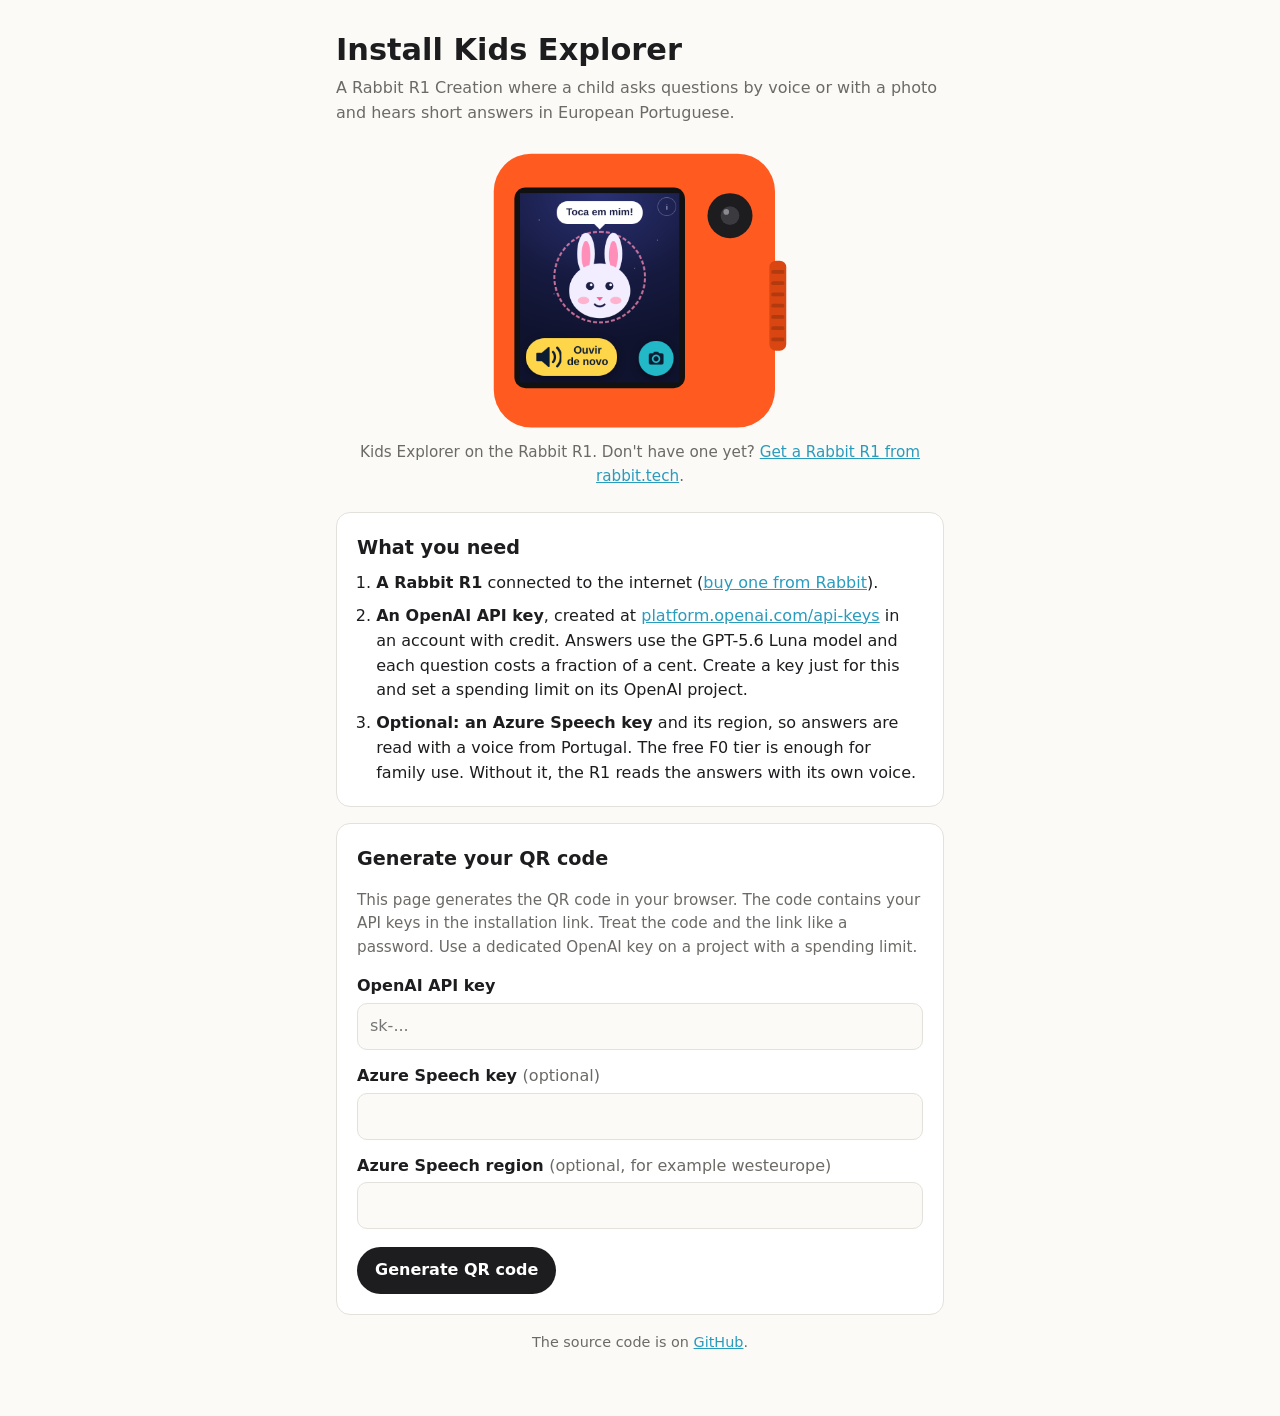
<file: install/index.html>
<!DOCTYPE html>
<html lang="en">
<head>
  <meta charset="UTF-8" />
  <meta name="viewport" content="width=device-width, initial-scale=1" />
  <!-- The keys typed here must never leave this page: no network access at all. -->
  <meta http-equiv="Content-Security-Policy" content="default-src 'none'; script-src 'self'; style-src 'self'; img-src 'self' data:; connect-src 'none'; form-action 'none'; base-uri 'none'" />
  <meta name="referrer" content="no-referrer" />
  <title>Install Kids Explorer on the Rabbit R1</title>
  <link rel="stylesheet" href="install.css" />
</head>
<body>
<main>
  <h1>Install Kids Explorer</h1>
  <p class="lead">A Rabbit R1 Creation where a child asks questions by voice or with a photo and hears short answers in European Portuguese.</p>

  <figure class="device">
    <svg viewBox="0 0 320 300" role="img" aria-labelledby="device-title">
      <title id="device-title">Kids Explorer on a Rabbit R1 (illustration): a rabbit on a night sky says «Toca em mim!»</title>
      <rect x="4" y="4" width="300" height="292" rx="40" fill="#ff5a1f" />
      <rect x="26" y="40" width="182" height="214" rx="12" fill="#111" />
      <image href="../docs/r1-screen.png" x="32" y="46" width="170" height="202" preserveAspectRatio="xMidYMid slice" />
      <circle cx="256" cy="70" r="24" fill="#1d1d1f" />
      <circle cx="256" cy="70" r="10" fill="#3a3a3f" />
      <circle cx="252" cy="66" r="3" fill="#8a8a92" />
      <rect x="298" y="118" width="18" height="96" rx="7" fill="#d94612" />
      <g fill="#b33a0e">
        <rect x="300" y="128" width="14" height="4" rx="2" />
        <rect x="300" y="140" width="14" height="4" rx="2" />
        <rect x="300" y="152" width="14" height="4" rx="2" />
        <rect x="300" y="164" width="14" height="4" rx="2" />
        <rect x="300" y="176" width="14" height="4" rx="2" />
        <rect x="300" y="188" width="14" height="4" rx="2" />
        <rect x="300" y="200" width="14" height="4" rx="2" />
      </g>
    </svg>
    <figcaption>Kids Explorer on the Rabbit R1. Don't have one yet? <a href="https://www.rabbit.tech/rabbit-r1" rel="noreferrer">Get a Rabbit R1 from rabbit.tech</a>.</figcaption>
  </figure>

  <section>
    <h2>What you need</h2>
    <ol>
      <li><strong>A Rabbit R1</strong> connected to the internet (<a href="https://www.rabbit.tech/rabbit-r1" rel="noreferrer">buy one from Rabbit</a>).</li>
      <li><strong>An OpenAI API key</strong>, created at <a href="https://platform.openai.com/api-keys" rel="noreferrer">platform.openai.com/api-keys</a> in an account with credit. Answers use the GPT-5.6 Luna model and each question costs a fraction of a cent. Create a key just for this and set a spending limit on its OpenAI project.</li>
      <li><strong>Optional: an Azure Speech key</strong> and its region, so answers are read with a voice from Portugal. The free F0 tier is enough for family use. Without it, the R1 reads the answers with its own voice.</li>
    </ol>
  </section>

  <section>
    <h2>Generate your QR code</h2>
    <p class="note">This page generates the QR code in your browser. The code contains your API keys in the installation link. Treat the code and the link like a password. Use a dedicated OpenAI key on a project with a spending limit.</p>
    <form id="keys" autocomplete="off">
      <label for="openai">OpenAI API key</label>
      <input id="openai" type="password" placeholder="sk-..." spellcheck="false" required />
      <label for="azure">Azure Speech key <span>(optional)</span></label>
      <input id="azure" type="password" spellcheck="false" />
      <label for="region">Azure Speech region <span>(optional, for example westeurope)</span></label>
      <input id="region" type="text" spellcheck="false" />
      <p id="error" class="error" role="alert" hidden></p>
      <button type="submit">Generate QR code</button>
    </form>
  </section>

  <section id="result" hidden>
    <h2>Scan it with the R1</h2>
    <img id="qr" alt="Kids Explorer installation QR code" />
    <ol>
      <li>On the R1, open the <strong>Creations</strong> card.</li>
      <li>In the <strong>Create</strong> tab, choose <strong>Add via QR code</strong> and scan this code.</li>
      <li>Open <strong>Explorador Curioso</strong> and tap the rabbit to ask a question.</li>
    </ol>
    <p class="warning">This code contains your keys. Don't share it or keep a photo of it: anyone who scans it can spend on your account. If you lose track of it, delete the key at OpenAI and generate a new one.</p>
    <button id="clear" type="button">Clear the code</button>
  </section>

  <footer>
    <p>The source code is on <a href="https://github.com/Jhacarreiro/kids-explorer" rel="noreferrer">GitHub</a>.</p>
  </footer>
</main>
<script src="qrcode.js"></script>
<script src="install.js"></script>
</body>
</html>
</file>
<file: install/install.css>
:root {
  color-scheme: light dark;
  --bg: #fbfaf7;
  --card: #fff;
  --ink: #1d1d1f;
  --muted: #6b6a66;
  --line: #e3e1db;
  --accent: #299bbd;
  --warn: #b5482a;
  --button: #1d1d1f;
  --on-button: #fff;
}
@media (prefers-color-scheme: dark) {
  :root {
    --bg: #121212;
    --card: #1c1c1e;
    --ink: #f5f5f7;
    --muted: #aaa9af;
    --line: #333337;
    --accent: #5bc8f5;
    --warn: #f08a6c;
    --button: #f5f5f7;
    --on-button: #121212;
  }
}
* { box-sizing: border-box; }
body {
  margin: 0;
  background: var(--bg);
  color: var(--ink);
  font: 16px/1.55 system-ui, -apple-system, "Segoe UI", sans-serif;
}
main { max-width: 640px; margin: 0 auto; padding: 32px 16px 48px; }
h1 { font-size: 1.9rem; line-height: 1.2; margin: 0 0 8px; }
h2 { font-size: 1.2rem; margin: 0 0 8px; }
.lead { color: var(--muted); margin: 0 0 24px; }
section {
  background: var(--card);
  border: 1px solid var(--line);
  border-radius: 14px;
  padding: 20px;
  margin: 0 0 16px;
}
ol { padding-left: 1.2em; margin: 0; }
li + li { margin-top: 8px; }
a { color: var(--accent); }
.note { color: var(--muted); font-size: 0.95rem; }
label { display: block; font-weight: 600; margin: 14px 0 4px; }
label span { font-weight: 400; color: var(--muted); }
input {
  width: 100%;
  padding: 10px 12px;
  font: inherit;
  color: inherit;
  background: var(--bg);
  border: 1px solid var(--line);
  border-radius: 10px;
}
button {
  margin-top: 18px;
  padding: 11px 18px;
  font: inherit;
  font-weight: 600;
  color: var(--on-button);
  background: var(--button);
  border: 0;
  border-radius: 999px;
  cursor: pointer;
}
.error, .warning { color: var(--warn); }
#qr {
  display: block;
  width: 100%;
  max-width: 320px;
  height: auto;
  margin: 8px auto 16px;
  background: #fff;
  border-radius: 8px;
  image-rendering: pixelated;
}
.device { margin: 0 0 24px; text-align: center; }
.device svg { display: block; width: 100%; max-width: 300px; height: auto; margin: 0 auto 10px; }
.device figcaption { color: var(--muted); font-size: 0.95rem; }
footer { color: var(--muted); font-size: 0.9rem; text-align: center; }
</file>
